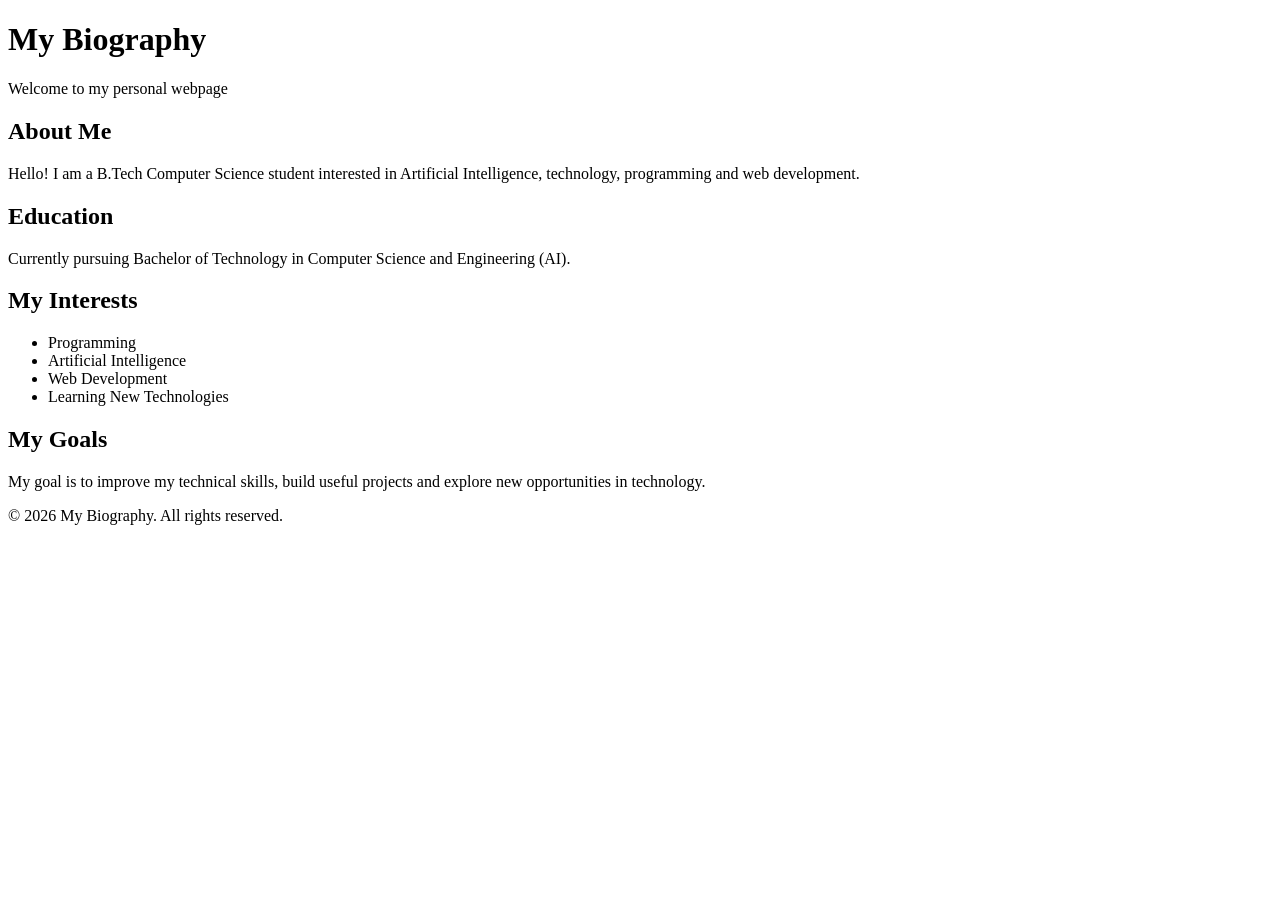
<file: Module-2-HTML-CSS/P5-Semantic-Bio-Page/index.html>
<!DOCTYPE html>
<html lang="en">
<head>
    <meta charset="UTF-8">
    <meta name="viewport" content="width=device-width, initial-scale=1.0">
    <title>My Biography</title>
</head>

<body>

    <header>
        <h1>My Biography</h1>
        <p>Welcome to my personal webpage</p>
    </header>

    <main>

        <section>
            <h2>About Me</h2>
            <p>
                Hello! I am a B.Tech Computer Science
                student interested in Artificial Intelligence,
                technology, programming and web development.
            </p>
        </section>

        <section>
            <h2>Education</h2>
            <p>
                Currently pursuing Bachelor of Technology
                in Computer Science and Engineering (AI).
            </p>
        </section>

        <section>
            <h2>My Interests</h2>
            <ul>
                <li>Programming</li>
                <li>Artificial Intelligence</li>
                <li>Web Development</li>
                <li>Learning New Technologies</li>
            </ul>
        </section>

        <section>
            <h2>My Goals</h2>
            <p>
                My goal is to improve my technical skills,
                build useful projects and explore new
                opportunities in technology.
            </p>
        </section>

    </main>

    <footer>
        <p>&copy; 2026 My Biography. All rights reserved.</p>
    </footer>

</body>
</html>
</file>
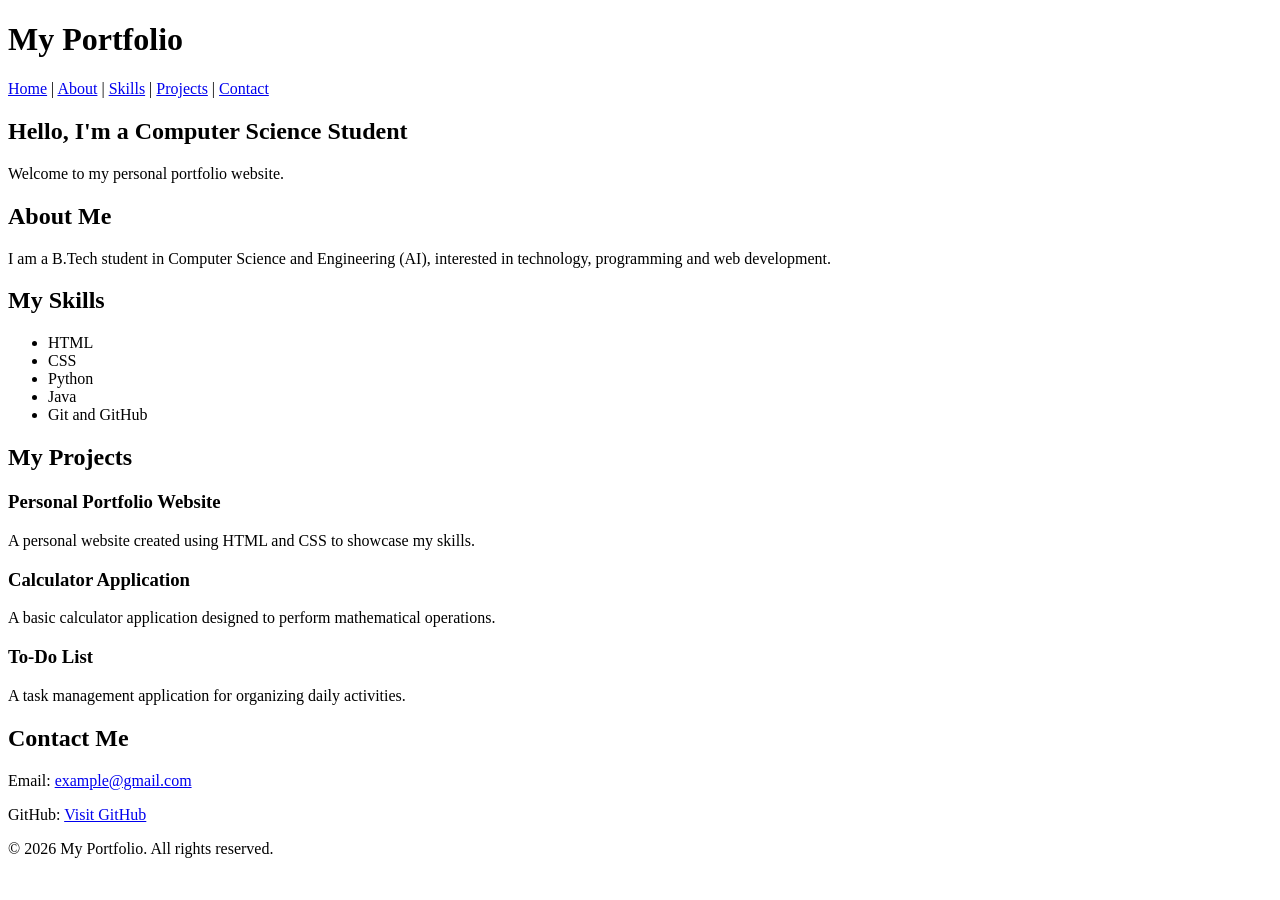
<file: Module-2-HTML-CSS/P6-Portfolio-Structure/index.html>
<!DOCTYPE html>
<html lang="en">

<head>
    <meta charset="UTF-8">
    <meta name="viewport" content="width=device-width, initial-scale=1.0">
    <title>My Portfolio</title>
</head>

<body>

    <!-- Header Section -->
    <header>
        <h1>My Portfolio</h1>

        <nav>
            <a href="#home">Home</a> |
            <a href="#about">About</a> |
            <a href="#skills">Skills</a> |
            <a href="#projects">Projects</a> |
            <a href="#contact">Contact</a>
        </nav>
    </header>

    <!-- Main Content -->
    <main>

        <!-- Home Section -->
        <section id="home">
            <h2>Hello, I'm a Computer Science Student</h2>
            <p>Welcome to my personal portfolio website.</p>
        </section>

        <!-- About Section -->
        <section id="about">
            <h2>About Me</h2>
            <p>
                I am a B.Tech student in Computer Science
                and Engineering (AI), interested in
                technology, programming and web development.
            </p>
        </section>

        <!-- Skills Section -->
        <section id="skills">
            <h2>My Skills</h2>

            <ul>
                <li>HTML</li>
                <li>CSS</li>
                <li>Python</li>
                <li>Java</li>
                <li>Git and GitHub</li>
            </ul>
        </section>

        <!-- Projects Section -->
        <section id="projects">
            <h2>My Projects</h2>

            <article>
                <h3>Personal Portfolio Website</h3>
                <p>
                    A personal website created using
                    HTML and CSS to showcase my skills.
                </p>
            </article>

            <article>
                <h3>Calculator Application</h3>
                <p>
                    A basic calculator application
                    designed to perform mathematical operations.
                </p>
            </article>

            <article>
                <h3>To-Do List</h3>
                <p>
                    A task management application
                    for organizing daily activities.
                </p>
            </article>
        </section>

        <!-- Contact Section -->
        <section id="contact">
            <h2>Contact Me</h2>

            <p>Email:
                <a href="mailto:example@gmail.com">
                    example@gmail.com
                </a>
            </p>

            <p>
                GitHub:
                <a href="https://github.com/">
                    Visit GitHub
                </a>
            </p>
        </section>

    </main>

    <!-- Footer Section -->
    <footer>
        <p>&copy; 2026 My Portfolio. All rights reserved.</p>
    </footer>

</body>
</html>
</file>
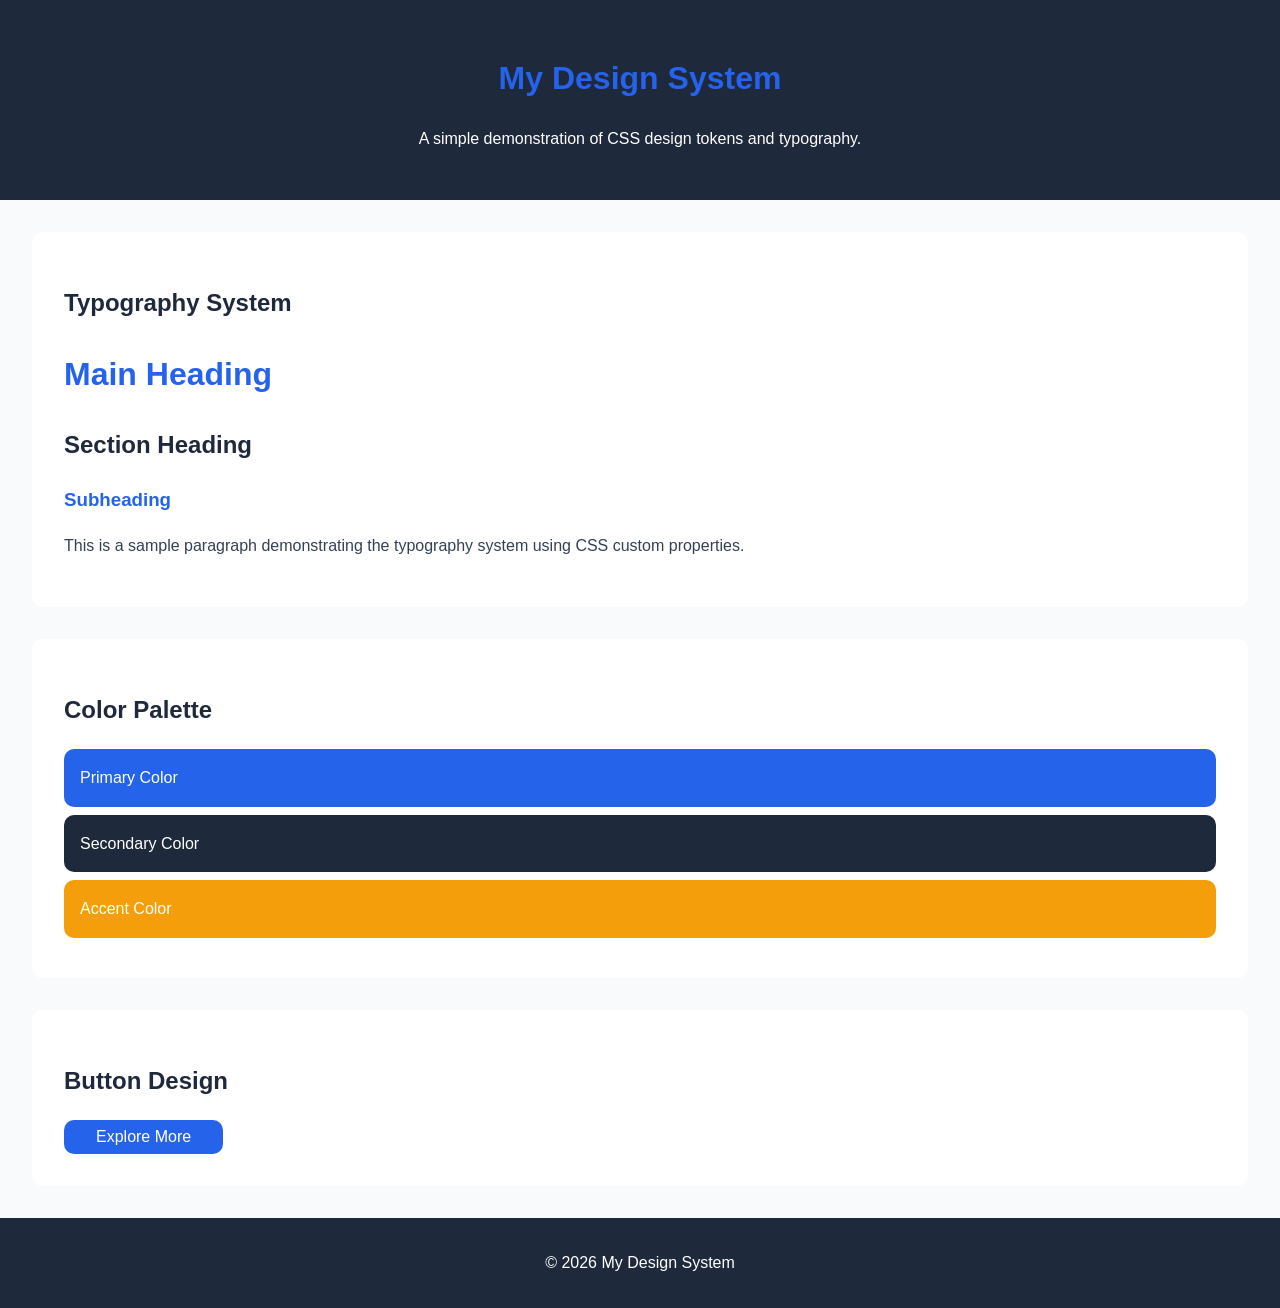
<file: Module-2-HTML-CSS/P7-Design-Tokens/index.html>
<!DOCTYPE html>
<html lang="en">

<head>
    <meta charset="UTF-8">
    <meta name="viewport" content="width=device-width, initial-scale=1.0">
    <title>Design Tokens and Typography</title>
    <link rel="stylesheet" href="style.css">
</head>

<body>

    <header>
        <h1>My Design System</h1>
        <p>A simple demonstration of CSS design tokens and typography.</p>
    </header>

    <main>

        <section class="container">
            <h2>Typography System</h2>

            <h1>Main Heading</h1>
            <h2>Section Heading</h2>
            <h3>Subheading</h3>

            <p>
                This is a sample paragraph demonstrating
                the typography system using CSS custom properties.
            </p>
        </section>

        <section class="container">
            <h2>Color Palette</h2>

            <div class="color-box primary">Primary Color</div>
            <div class="color-box secondary">Secondary Color</div>
            <div class="color-box accent">Accent Color</div>
        </section>

        <section class="container">
            <h2>Button Design</h2>
            <button class="btn">Explore More</button>
        </section>

    </main>

    <footer>
        <p>&copy; 2026 My Design System</p>
    </footer>

</body>
</html>
</file>
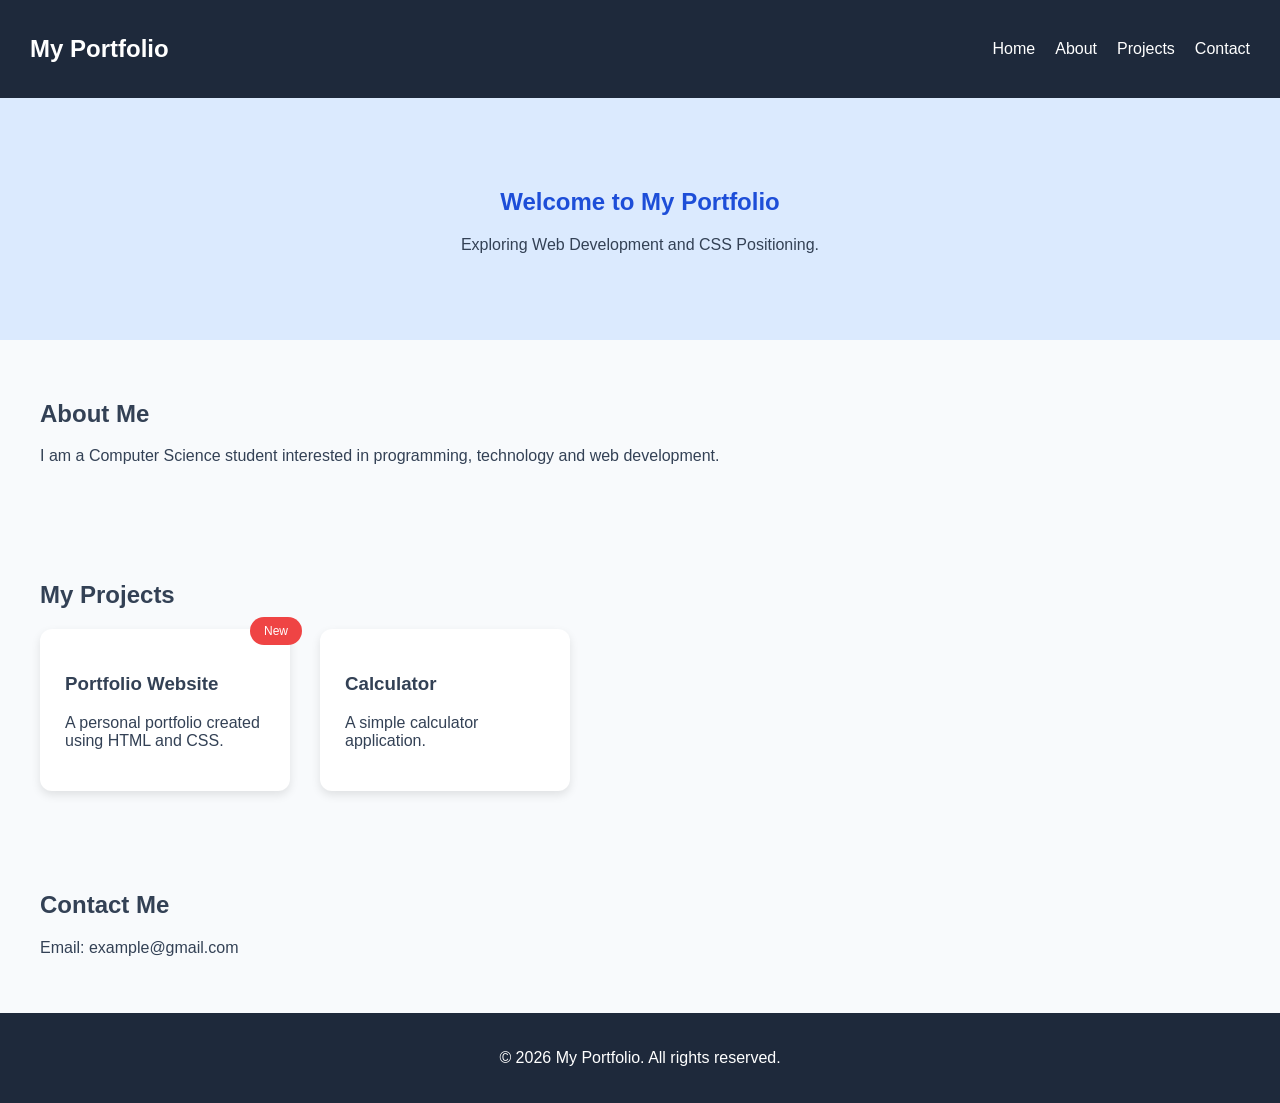
<file: Module-2-HTML-CSS/P8-Sticky-Navbar/index.html>
<!DOCTYPE html>
<html lang="en">

<head>
    <meta charset="UTF-8">
    <meta name="viewport" content="width=device-width, initial-scale=1.0">
    <title>Sticky Navbar and Card Overlay</title>
    <link rel="stylesheet" href="style.css">
</head>

<body>

    <!-- Navigation Bar -->
    <nav class="navbar">
        <h2>My Portfolio</h2>

        <div class="nav-links">
            <a href="#home">Home</a>
            <a href="#about">About</a>
            <a href="#projects">Projects</a>
            <a href="#contact">Contact</a>
        </div>
    </nav>

    <!-- Main Content -->
    <main>

        <section id="home" class="hero">
            <h1>Welcome to My Portfolio</h1>
            <p>Exploring Web Development and CSS Positioning.</p>
        </section>

        <section id="about" class="section">
            <h2>About Me</h2>
            <p>
                I am a Computer Science student interested
                in programming, technology and web development.
            </p>
        </section>

        <!-- Project Card -->
        <section id="projects" class="section">
            <h2>My Projects</h2>

            <div class="card-container">

                <article class="card">
                    <span class="badge">New</span>
                    <h3>Portfolio Website</h3>
                    <p>
                        A personal portfolio created using
                        HTML and CSS.
                    </p>
                </article>

                <article class="card">
                    <h3>Calculator</h3>
                    <p>
                        A simple calculator application.
                    </p>
                </article>

            </div>
        </section>

        <section id="contact" class="section">
            <h2>Contact Me</h2>
            <p>Email: example@gmail.com</p>
        </section>

    </main>

    <!-- Footer -->
    <footer>
        <p>&copy; 2026 My Portfolio. All rights reserved.</p>
    </footer>

</body>
</html>
</file>
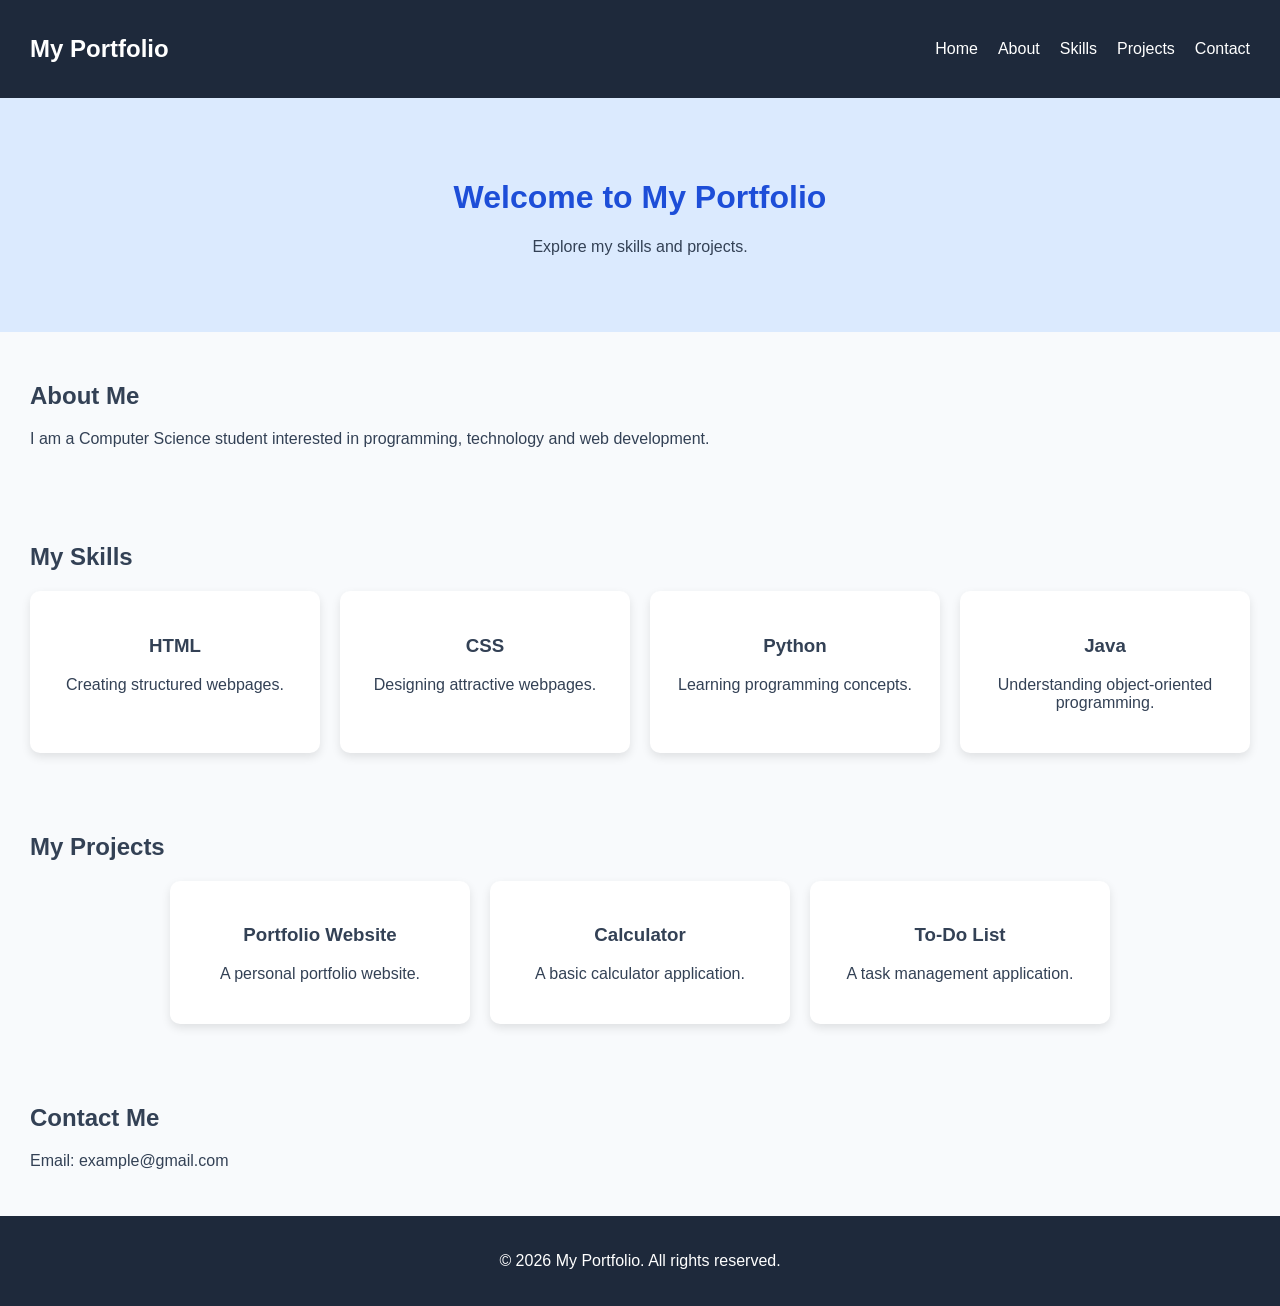
<file: Module-2-HTML-CSS/P9-Responsive-Flexbox/index.html>
<!DOCTYPE html>
<html lang="en">

<head>
    <meta charset="UTF-8">
    <meta name="viewport" content="width=device-width, initial-scale=1.0">
    <title>Responsive Navbar and Card Grid</title>
    <link rel="stylesheet" href="style.css">
</head>

<body>

    <!-- Navigation Bar -->
    <nav class="navbar">

        <h2>My Portfolio</h2>

        <div class="nav-links">
            <a href="#home">Home</a>
            <a href="#about">About</a>
            <a href="#skills">Skills</a>
            <a href="#projects">Projects</a>
            <a href="#contact">Contact</a>
        </div>

    </nav>

    <!-- Hero Section -->
    <header id="home" class="hero">
        <h1>Welcome to My Portfolio</h1>
        <p>Explore my skills and projects.</p>
    </header>

    <main>

        <!-- About Section -->
        <section id="about">
            <h2>About Me</h2>
            <p>
                I am a Computer Science student interested
                in programming, technology and web development.
            </p>
        </section>

        <!-- Skills Section -->
        <section id="skills">
            <h2>My Skills</h2>

            <div class="card-container">

                <article class="card">
                    <h3>HTML</h3>
                    <p>Creating structured webpages.</p>
                </article>

                <article class="card">
                    <h3>CSS</h3>
                    <p>Designing attractive webpages.</p>
                </article>

                <article class="card">
                    <h3>Python</h3>
                    <p>Learning programming concepts.</p>
                </article>

                <article class="card">
                    <h3>Java</h3>
                    <p>Understanding object-oriented programming.</p>
                </article>

            </div>
        </section>

        <!-- Projects Section -->
        <section id="projects">
            <h2>My Projects</h2>

            <div class="card-container">

                <article class="card">
                    <h3>Portfolio Website</h3>
                    <p>A personal portfolio website.</p>
                </article>

                <article class="card">
                    <h3>Calculator</h3>
                    <p>A basic calculator application.</p>
                </article>

                <article class="card">
                    <h3>To-Do List</h3>
                    <p>A task management application.</p>
                </article>

            </div>
        </section>

        <!-- Contact Section -->
        <section id="contact">
            <h2>Contact Me</h2>
            <p>Email: example@gmail.com</p>
        </section>

    </main>

    <!-- Footer -->
    <footer>
        <p>&copy; 2026 My Portfolio. All rights reserved.</p>
    </footer>

</body>
</html>
</file>
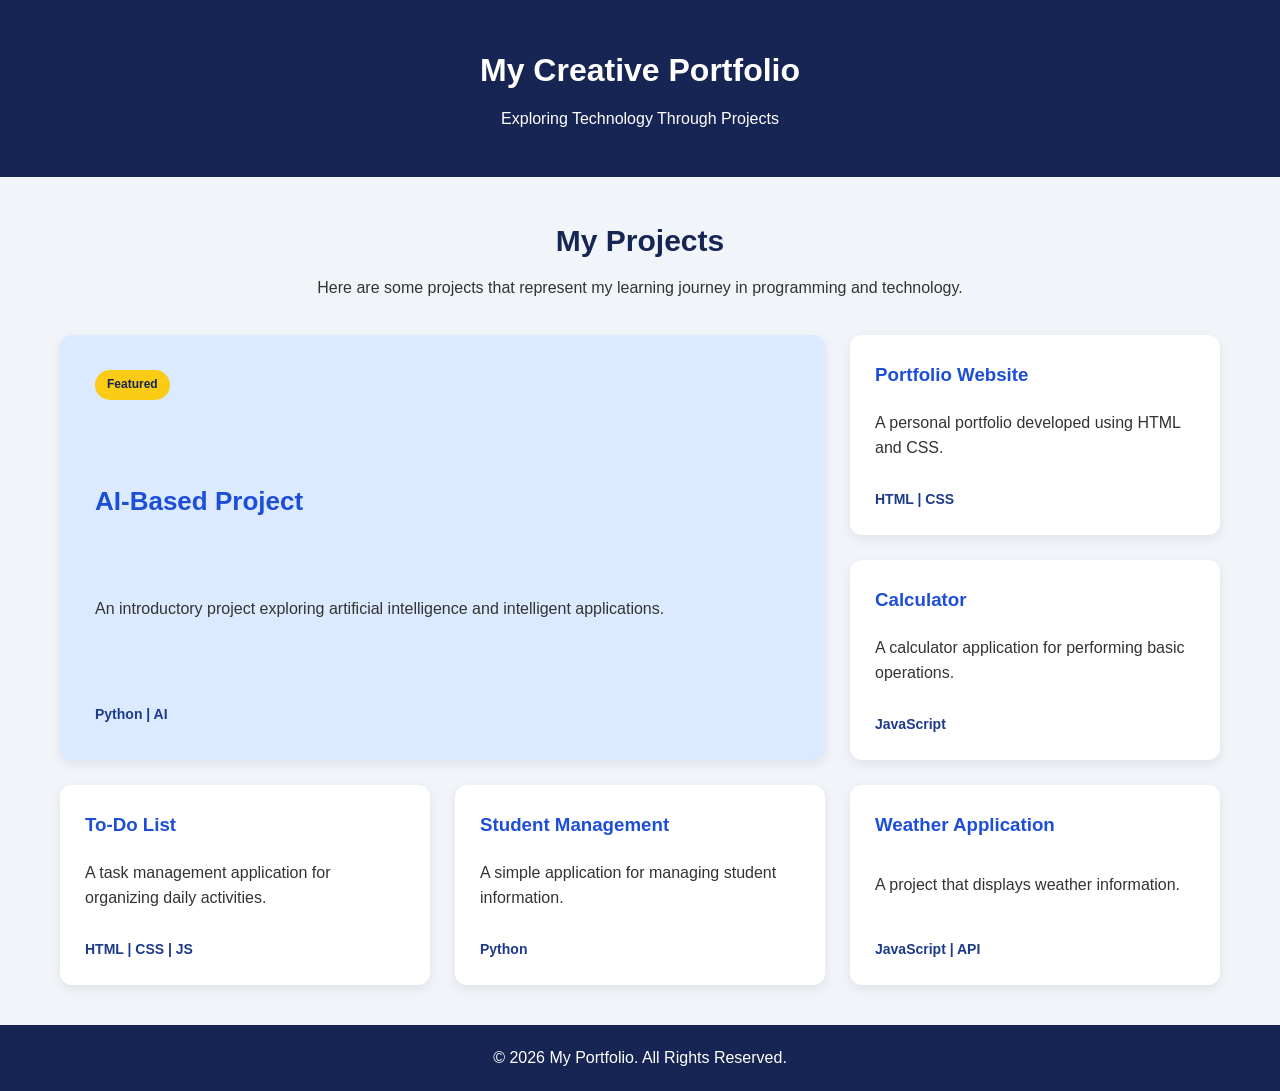
<file: Module-3-CSS layouts/P-12 Projects Grid/index.html>
<!DOCTYPE html>
<html lang="en">
<head>
    <meta charset="UTF-8">
    <meta name="viewport" content="width=device-width, initial-scale=1.0">
    <title>My Projects Portfolio</title>
    <link rel="stylesheet" href="style.css">
</head>
<body>

    <header class="header">
        <h1>My Creative Portfolio</h1>
        <p>Exploring Technology Through Projects</p>
    </header>

    <main class="container">

        <section class="intro">
            <h2>My Projects</h2>
            <p>
                Here are some projects that represent my learning
                journey in programming and technology.
            </p>
        </section>

        <section class="projects-grid">

            <article class="project featured">
                <span class="tag">Featured</span>
                <h3>AI-Based Project</h3>
                <p>
                    An introductory project exploring artificial
                    intelligence and intelligent applications.
                </p>
                <span class="technology">Python | AI</span>
            </article>

            <article class="project">
                <h3>Portfolio Website</h3>
                <p>A personal portfolio developed using HTML and CSS.</p>
                <span class="technology">HTML | CSS</span>
            </article>

            <article class="project">
                <h3>Calculator</h3>
                <p>A calculator application for performing basic operations.</p>
                <span class="technology">JavaScript</span>
            </article>

            <article class="project">
                <h3>To-Do List</h3>
                <p>A task management application for organizing daily activities.</p>
                <span class="technology">HTML | CSS | JS</span>
            </article>

            <article class="project">
                <h3>Student Management</h3>
                <p>A simple application for managing student information.</p>
                <span class="technology">Python</span>
            </article>

            <article class="project">
                <h3>Weather Application</h3>
                <p>A project that displays weather information.</p>
                <span class="technology">JavaScript | API</span>
            </article>

        </section>

    </main>

    <footer class="footer">
        <p>&copy; 2026 My Portfolio. All Rights Reserved.</p>
    </footer>

</body>
</html>
</file>
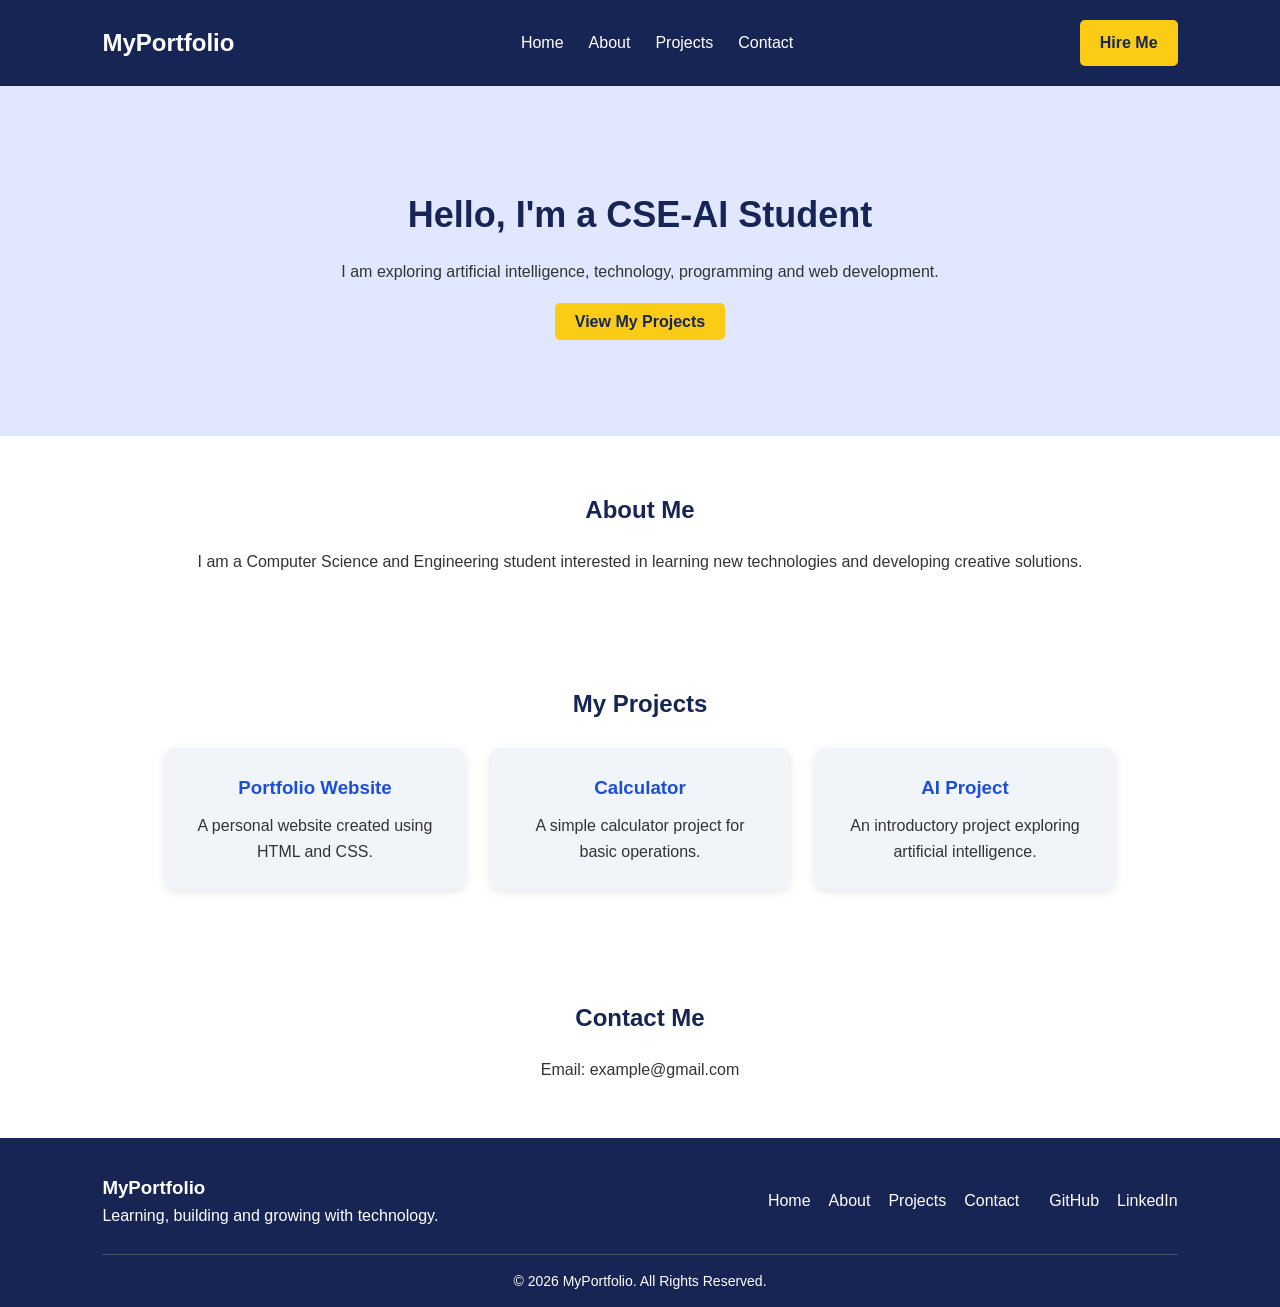
<file: Module-3-CSS layouts/P10-Advanced Flexbox/index.html>
<!DOCTYPE html>
<html lang="en">
<head>
    <meta charset="UTF-8">
    <meta name="viewport" content="width=device-width, initial-scale=1.0">
    <title>Portfolio - Advanced Flexbox</title>
    <link rel="stylesheet" href="style.css">
</head>
<body>

    <header class="header">
        <div class="logo">MyPortfolio</div>

        <nav class="navbar">
            <a href="#home">Home</a>
            <a href="#about">About</a>
            <a href="#projects">Projects</a>
            <a href="#contact">Contact</a>
        </nav>

        <a href="#contact" class="header-button">Hire Me</a>
    </header>

    <main>
        <section id="home" class="hero">
            <div class="hero-content">
                <h1>Hello, I'm a CSE-AI Student</h1>
                <p>
                    I am exploring artificial intelligence, technology,
                    programming and web development.
                </p>
                <a href="#projects" class="button">View My Projects</a>
            </div>
        </section>

        <section id="about" class="section">
            <h2>About Me</h2>
            <p>
                I am a Computer Science and Engineering student interested
                in learning new technologies and developing creative solutions.
            </p>
        </section>

        <section id="projects" class="section">
            <h2>My Projects</h2>

            <div class="project-container">
                <article class="project-card">
                    <h3>Portfolio Website</h3>
                    <p>A personal website created using HTML and CSS.</p>
                </article>

                <article class="project-card">
                    <h3>Calculator</h3>
                    <p>A simple calculator project for basic operations.</p>
                </article>

                <article class="project-card">
                    <h3>AI Project</h3>
                    <p>An introductory project exploring artificial intelligence.</p>
                </article>
            </div>
        </section>

        <section id="contact" class="section">
            <h2>Contact Me</h2>
            <p>Email: example@gmail.com</p>
        </section>
    </main>

    <footer class="footer">
        <div class="footer-content">
            <div class="footer-brand">
                <h3>MyPortfolio</h3>
                <p>Learning, building and growing with technology.</p>
            </div>

            <div class="footer-links">
                <a href="#home">Home</a>
                <a href="#about">About</a>
                <a href="#projects">Projects</a>
                <a href="#contact">Contact</a>
            </div>

            <div class="social-links">
                <a href="https://github.com/">GitHub</a>
                <a href="https://www.linkedin.com/">LinkedIn</a>
            </div>
        </div>

        <p class="copyright">
            &copy; 2026 MyPortfolio. All Rights Reserved.
        </p>
    </footer>

</body>
</html>
</file>
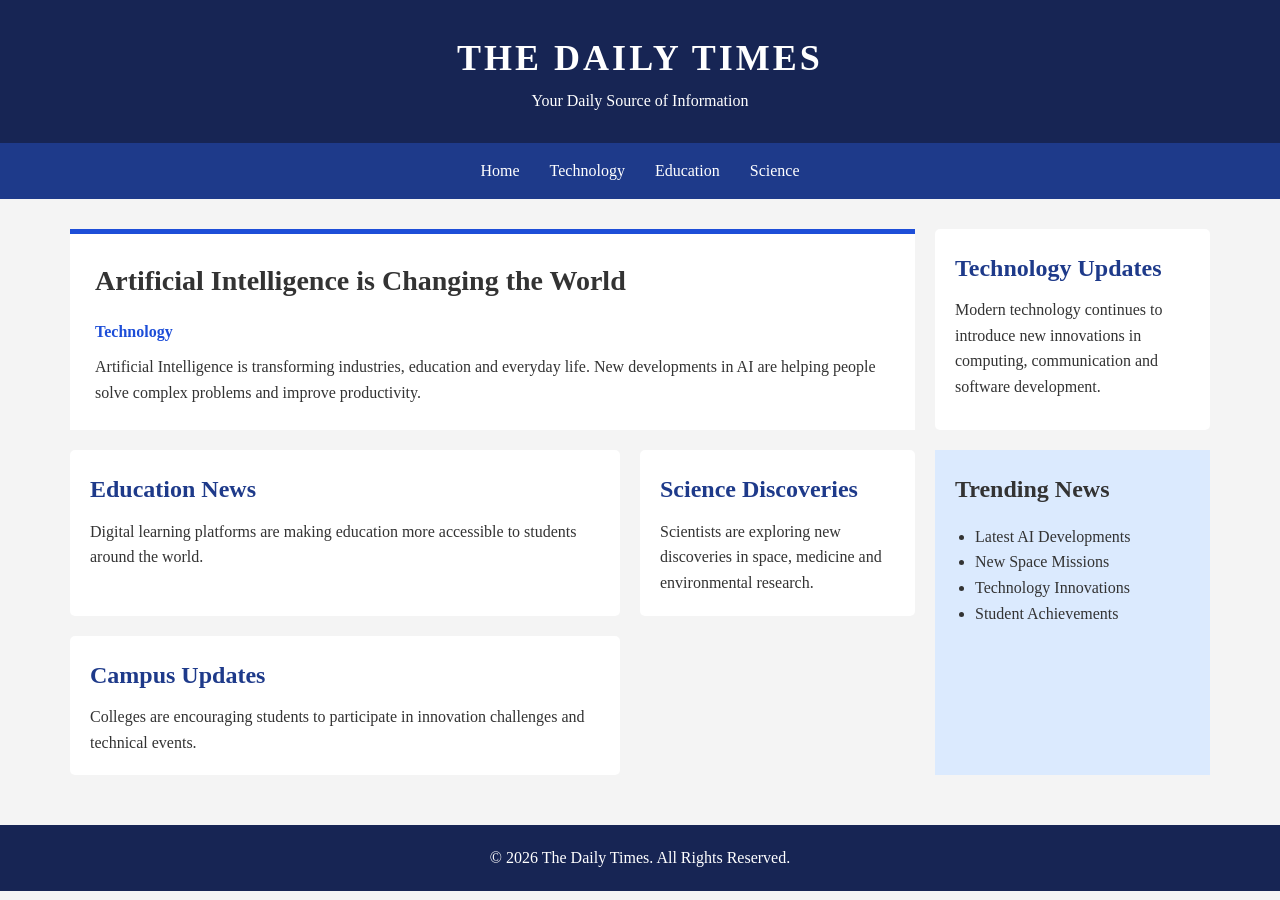
<file: Module-3-CSS layouts/P11-Newspaper Grid/index.html>
<!DOCTYPE html>
<html lang="en">
<head>
    <meta charset="UTF-8">
    <meta name="viewport" content="width=device-width, initial-scale=1.0">
    <title>Daily Times - Newspaper</title>
    <link rel="stylesheet" href="style.css">
</head>
<body>

    <header class="header">
        <h1>THE DAILY TIMES</h1>
        <p>Your Daily Source of Information</p>
    </header>

    <nav class="navbar">
        <a href="#home">Home</a>
        <a href="#technology">Technology</a>
        <a href="#education">Education</a>
        <a href="#science">Science</a>
    </nav>

    <main class="newspaper-grid">

        <article class="main-news">
            <h2>Artificial Intelligence is Changing the World</h2>
            <p class="category">Technology</p>
            <p>
                Artificial Intelligence is transforming industries,
                education and everyday life. New developments in AI
                are helping people solve complex problems and improve
                productivity.
            </p>
        </article>

        <article class="news-card" id="technology">
            <h2>Technology Updates</h2>
            <p>
                Modern technology continues to introduce new innovations
                in computing, communication and software development.
            </p>
        </article>

        <article class="news-card" id="education">
            <h2>Education News</h2>
            <p>
                Digital learning platforms are making education
                more accessible to students around the world.
            </p>
        </article>

        <article class="news-card" id="science">
            <h2>Science Discoveries</h2>
            <p>
                Scientists are exploring new discoveries in space,
                medicine and environmental research.
            </p>
        </article>

        <article class="news-card">
            <h2>Campus Updates</h2>
            <p>
                Colleges are encouraging students to participate
                in innovation challenges and technical events.
            </p>
        </article>

        <aside class="sidebar">
            <h2>Trending News</h2>
            <ul>
                <li>Latest AI Developments</li>
                <li>New Space Missions</li>
                <li>Technology Innovations</li>
                <li>Student Achievements</li>
            </ul>
        </aside>

    </main>

    <footer class="footer">
        <p>&copy; 2026 The Daily Times. All Rights Reserved.</p>
    </footer>

</body>
</html>
</file>
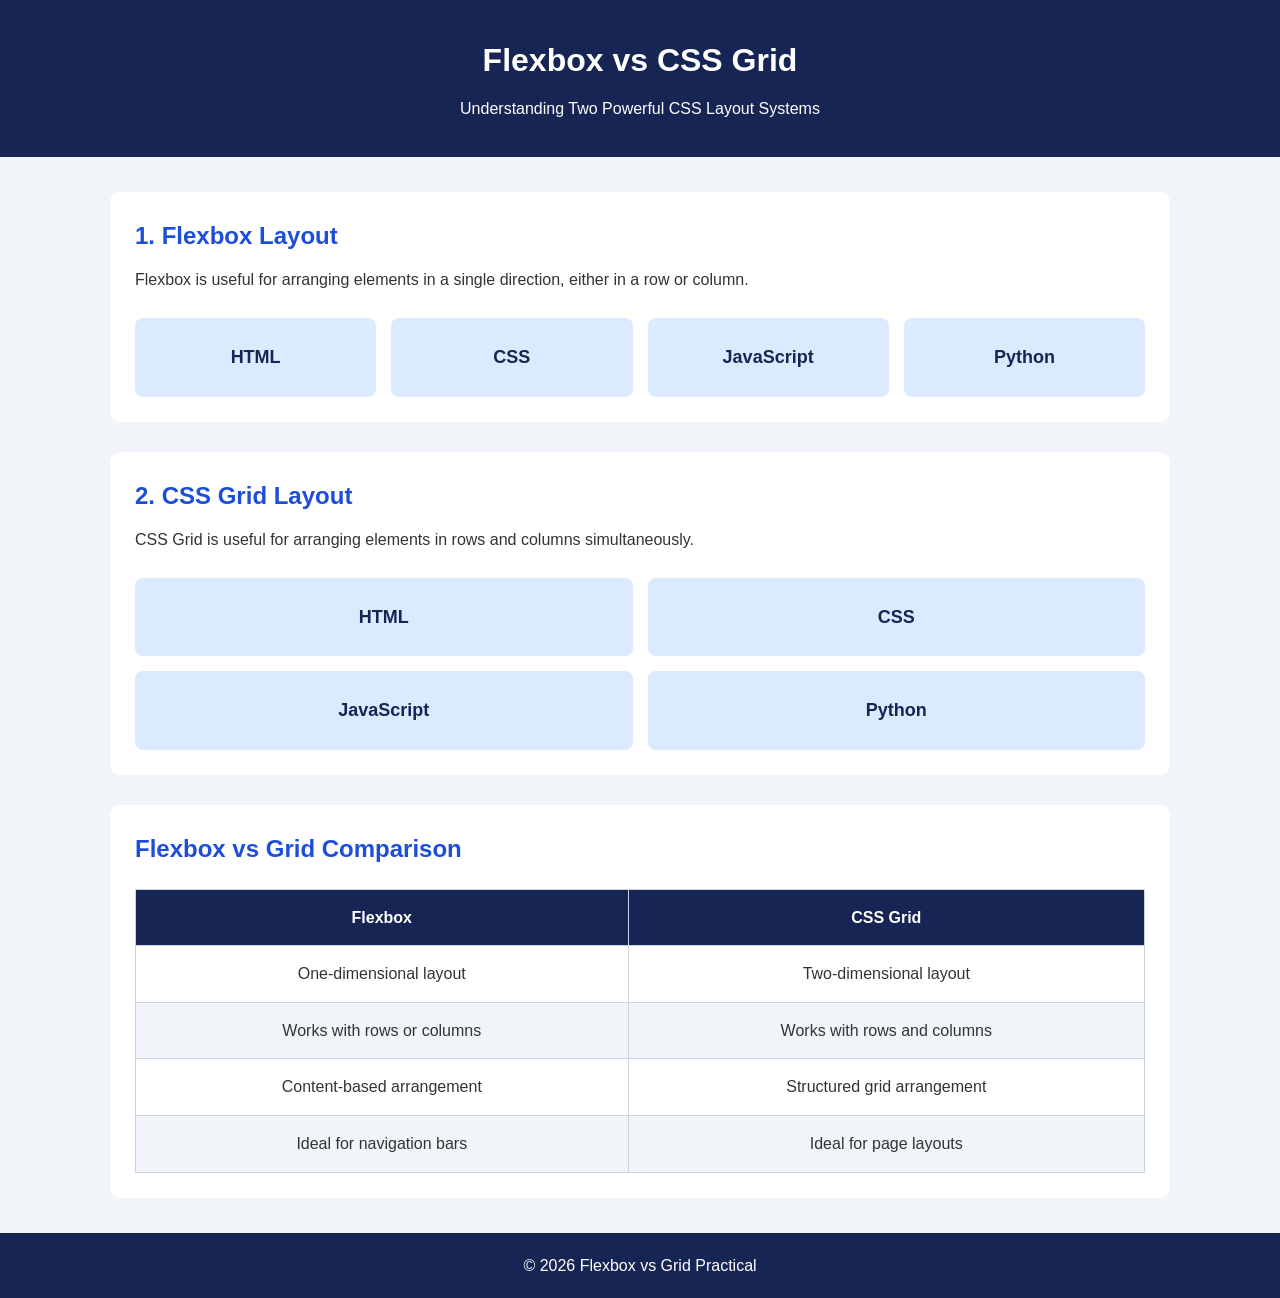
<file: Module-3-CSS layouts/P13 Flexbox vs Grid/index.html>
<!DOCTYPE html>
<html lang="en">
<head>
    <meta charset="UTF-8">
    <meta name="viewport" content="width=device-width, initial-scale=1.0">
    <title>Flexbox vs CSS Grid</title>
    <link rel="stylesheet" href="style.css">
</head>
<body>

    <header class="header">
        <h1>Flexbox vs CSS Grid</h1>
        <p>Understanding Two Powerful CSS Layout Systems</p>
    </header>

    <main class="container">

        <!-- Flexbox Section -->
        <section class="layout-section">
            <h2>1. Flexbox Layout</h2>
            <p>
                Flexbox is useful for arranging elements in a
                single direction, either in a row or column.
            </p>

            <div class="flex-container">
                <div class="card">HTML</div>
                <div class="card">CSS</div>
                <div class="card">JavaScript</div>
                <div class="card">Python</div>
            </div>
        </section>

        <!-- Grid Section -->
        <section class="layout-section">
            <h2>2. CSS Grid Layout</h2>
            <p>
                CSS Grid is useful for arranging elements in
                rows and columns simultaneously.
            </p>

            <div class="grid-container">
                <div class="card">HTML</div>
                <div class="card">CSS</div>
                <div class="card">JavaScript</div>
                <div class="card">Python</div>
            </div>
        </section>

        <!-- Comparison Table -->
        <section class="comparison">
            <h2>Flexbox vs Grid Comparison</h2>

            <table>
                <thead>
                    <tr>
                        <th>Flexbox</th>
                        <th>CSS Grid</th>
                    </tr>
                </thead>

                <tbody>
                    <tr>
                        <td>One-dimensional layout</td>
                        <td>Two-dimensional layout</td>
                    </tr>

                    <tr>
                        <td>Works with rows or columns</td>
                        <td>Works with rows and columns</td>
                    </tr>

                    <tr>
                        <td>Content-based arrangement</td>
                        <td>Structured grid arrangement</td>
                    </tr>

                    <tr>
                        <td>Ideal for navigation bars</td>
                        <td>Ideal for page layouts</td>
                    </tr>
                </tbody>
            </table>
        </section>

    </main>

    <footer class="footer">
        <p>&copy; 2026 Flexbox vs Grid Practical</p>
    </footer>

</body>
</html>
</file>
<file: Module-2-HTML-CSS/P7-Design-Tokens/style.css>
/* CSS Design Tokens */

:root {
    /* Colors */
    --primary-color: #2563eb;
    --secondary-color: #1e293b;
    --accent-color: #f59e0b;
    --background-color: #f8fafc;
    --text-color: #334155;
    --white: #ffffff;

    /* Typography */
    --font-family: Arial, sans-serif;
    --heading-size: 32px;
    --subheading-size: 24px;
    --body-size: 16px;

    /* Spacing */
    --spacing-small: 8px;
    --spacing-medium: 16px;
    --spacing-large: 32px;

    /* Border Radius */
    --border-radius: 10px;
}

/* Global Styles */

* {
    box-sizing: border-box;
}

body {
    margin: 0;
    font-family: var(--font-family);
    background-color: var(--background-color);
    color: var(--text-color);
    font-size: var(--body-size);
    line-height: 1.6;
}

/* Header */

header {
    background-color: var(--secondary-color);
    color: var(--white);
    text-align: center;
    padding: var(--spacing-large);
}

/* Typography */

h1 {
    font-size: var(--heading-size);
    color: var(--primary-color);
}

h2 {
    font-size: var(--subheading-size);
    color: var(--secondary-color);
}

h3 {
    color: var(--primary-color);
}

p {
    font-size: var(--body-size);
}

/* Container */

.container {
    background-color: var(--white);
    margin: var(--spacing-large);
    padding: var(--spacing-large);
    border-radius: var(--border-radius);
}

/* Color Palette */

.color-box {
    padding: var(--spacing-medium);
    margin: var(--spacing-small) 0;
    border-radius: var(--border-radius);
    color: var(--white);
}

.primary {
    background-color: var(--primary-color);
}

.secondary {
    background-color: var(--secondary-color);
}

.accent {
    background-color: var(--accent-color);
}

/* Button */

.btn {
    background-color: var(--primary-color);
    color: var(--white);
    padding: var(--spacing-small) var(--spacing-large);
    border: none;
    border-radius: var(--border-radius);
    cursor: pointer;
    font-size: var(--body-size);
}

.btn:hover {
    background-color: var(--secondary-color);
}

/* Footer */

footer {
    background-color: var(--secondary-color);
    color: var(--white);
    text-align: center;
    padding: var(--spacing-medium);
}
</file>
<file: Module-2-HTML-CSS/P8-Sticky-Navbar/style.css>
/* Global Styles */

* {
    box-sizing: border-box;
}

html {
    scroll-behavior: smooth;
}

body {
    margin: 0;
    font-family: Arial, sans-serif;
    background-color: #f8fafc;
    color: #334155;
}

/* Sticky Navigation Bar */

.navbar {
    position: sticky;
    top: 0;
    z-index: 100;

    display: flex;
    justify-content: space-between;
    align-items: center;

    background-color: #1e293b;
    color: white;
    padding: 15px 30px;
}

.nav-links {
    display: flex;
    gap: 20px;
}

.nav-links a {
    color: white;
    text-decoration: none;
}

.nav-links a:hover {
    color: #60a5fa;
}

/* Hero Section */

.hero {
    text-align: center;
    background-color: #dbeafe;
    padding: 70px 20px;
}

.hero h1 {
    color: #1d4ed8;
}

/* General Sections */

.section {
    padding: 40px;
    scroll-margin-top: 80px;
}

/* Card Container */

.card-container {
    display: flex;
    flex-wrap: wrap;
    gap: 30px;
    margin-top: 20px;
}

/* Project Cards */

.card {
    position: relative;
    width: 250px;
    background-color: white;
    padding: 25px;
    border-radius: 12px;
    box-shadow: 0 4px 10px rgba(0, 0, 0, 0.1);
}

/* Card Overlay Badge */

.badge {
    position: absolute;
    top: -12px;
    right: -12px;

    background-color: #ef4444;
    color: white;

    padding: 7px 14px;
    border-radius: 20px;
    font-size: 12px;
}

/* Footer */

footer {
    background-color: #1e293b;
    color: white;
    text-align: center;
    padding: 20px;
}

/* Responsive Design */

@media (max-width: 600px) {

    .navbar {
        flex-direction: column;
        gap: 15px;
    }

    .nav-links {
        flex-wrap: wrap;
        justify-content: center;
    }

    .section {
        padding: 25px;
    }

    .card {
        width: 100%;
    }
}
</file>
<file: Module-2-HTML-CSS/P9-Responsive-Flexbox/style.css>
/* Global Styles */

* {
    box-sizing: border-box;
}

html {
    scroll-behavior: smooth;
}

body {
    margin: 0;
    font-family: Arial, sans-serif;
    background-color: #f8fafc;
    color: #334155;
}

/* Navigation Bar */

.navbar {
    display: flex;
    justify-content: space-between;
    align-items: center;

    background-color: #1e293b;
    color: white;
    padding: 15px 30px;
}

.nav-links {
    display: flex;
    gap: 20px;
}

.nav-links a {
    color: white;
    text-decoration: none;
}

.nav-links a:hover {
    color: #60a5fa;
}

/* Hero Section */

.hero {
    text-align: center;
    background-color: #dbeafe;
    padding: 60px 20px;
}

.hero h1 {
    color: #1d4ed8;
}

/* Main Sections */

section {
    padding: 30px;
}

/* Flexbox Card Container */

.card-container {
    display: flex;
    flex-wrap: wrap;
    justify-content: center;
    gap: 20px;
    margin-top: 20px;
}

/* Cards */

.card {
    background-color: white;
    padding: 25px;
    flex: 1 1 200px;
    max-width: 300px;
    border-radius: 10px;
    box-shadow: 0 4px 10px rgba(0, 0, 0, 0.1);
    text-align: center;
}

.card:hover {
    transform: translateY(-5px);
    transition: 0.3s;
}

/* Footer */

footer {
    background-color: #1e293b;
    color: white;
    text-align: center;
    padding: 20px;
}

/* Responsive Design */

@media (max-width: 600px) {

    .navbar {
        flex-direction: column;
        gap: 15px;
    }

    .nav-links {
        flex-direction: column;
        align-items: center;
        gap: 12px;
    }

    section {
        padding: 20px;
    }

    .card {
        flex-basis: 100%;
        max-width: 100%;
    }
}
</file>
<file: Module-3-CSS layouts/P-12 Projects Grid/style.css>
* {
    margin: 0;
    padding: 0;
    box-sizing: border-box;
}

body {
    font-family: Arial, sans-serif;
    background-color: #f1f5f9;
    color: #333;
    line-height: 1.6;
}

/* Header */
.header {
    text-align: center;
    padding: 45px 20px;
    background-color: #172554;
    color: white;
}

.header h1 {
    font-size: 32px;
    margin-bottom: 10px;
}

/* Main Container */
.container {
    max-width: 1200px;
    margin: auto;
    padding: 40px 20px;
}

.intro {
    text-align: center;
    margin-bottom: 35px;
}

.intro h2 {
    color: #172554;
    font-size: 30px;
    margin-bottom: 10px;
}

/* Advanced CSS Grid */
.projects-grid {
    display: grid;
    grid-template-columns: repeat(3, 1fr);
    grid-auto-rows: minmax(200px, auto);
    gap: 25px;
}

/* Project Cards */
.project {
    position: relative;
    background-color: white;
    padding: 25px;
    border-radius: 12px;
    box-shadow: 0 4px 12px rgba(0, 0, 0, 0.08);
    display: flex;
    flex-direction: column;
    justify-content: space-between;
    transition: transform 0.3s ease;
}

.project:hover {
    transform: translateY(-6px);
}

.project h3 {
    color: #1d4ed8;
    margin-bottom: 12px;
}

.technology {
    display: inline-block;
    margin-top: 20px;
    color: #1e3a8a;
    font-weight: bold;
    font-size: 14px;
}

/* Featured Project */
.featured {
    grid-column: span 2;
    grid-row: span 2;
    background-color: #dbeafe;
    padding: 35px;
}

.featured h3 {
    font-size: 26px;
}

.tag {
    background-color: #facc15;
    color: #172554;
    padding: 5px 12px;
    border-radius: 20px;
    font-size: 12px;
    font-weight: bold;
    align-self: flex-start;
    margin-bottom: 20px;
}

/* Footer */
.footer {
    text-align: center;
    padding: 20px;
    background-color: #172554;
    color: white;
}

/* Responsive Design */
@media (max-width: 800px) {
    .projects-grid {
        grid-template-columns: repeat(2, 1fr);
    }

    .featured {
        grid-column: span 2;
        grid-row: span 1;
    }
}

@media (max-width: 550px) {
    .projects-grid {
        grid-template-columns: 1fr;
    }

    .featured {
        grid-column: span 1;
        grid-row: span 1;
    }

    .header h1 {
        font-size: 25px;
    }
}
</file>
<file: Module-3-CSS layouts/P10-Advanced Flexbox/style.css>
* {
    margin: 0;
    padding: 0;
    box-sizing: border-box;
}

html {
    scroll-behavior: smooth;
}

body {
    font-family: Arial, sans-serif;
    line-height: 1.6;
    color: #333;
    min-height: 100vh;
    display: flex;
    flex-direction: column;
}

/* Header using Flexbox */
.header {
    display: flex;
    justify-content: space-between;
    align-items: center;
    flex-wrap: wrap;
    gap: 20px;
    padding: 20px 8%;
    background-color: #172554;
    color: white;
}

.logo {
    font-size: 24px;
    font-weight: bold;
}

.navbar {
    display: flex;
    justify-content: center;
    align-items: center;
    flex-wrap: wrap;
    gap: 25px;
}

.navbar a,
.footer a {
    color: white;
    text-decoration: none;
}

.navbar a:hover,
.footer a:hover {
    color: #facc15;
}

.header-button,
.button {
    background-color: #facc15;
    color: #172554;
    padding: 10px 20px;
    border-radius: 5px;
    text-decoration: none;
    font-weight: bold;
}

/* Main content */
main {
    flex: 1;
}

.hero {
    min-height: 350px;
    background-color: #e0e7ff;
    display: flex;
    justify-content: center;
    align-items: center;
    text-align: center;
    padding: 50px 20px;
}

.hero-content {
    max-width: 650px;
}

.hero h1 {
    font-size: 36px;
    color: #172554;
    margin-bottom: 15px;
}

.hero p {
    margin-bottom: 25px;
}

.section {
    padding: 55px 8%;
    text-align: center;
}

.section h2 {
    color: #172554;
    margin-bottom: 20px;
}

/* Project cards */
.project-container {
    display: flex;
    justify-content: center;
    align-items: stretch;
    flex-wrap: wrap;
    gap: 25px;
    margin-top: 25px;
}

.project-card {
    flex: 1 1 220px;
    max-width: 300px;
    padding: 25px;
    background-color: #f1f5f9;
    border-radius: 10px;
    box-shadow: 0 3px 10px rgba(0, 0, 0, 0.1);
}

.project-card h3 {
    color: #1d4ed8;
    margin-bottom: 10px;
}

/* Footer using Flexbox */
.footer {
    background-color: #172554;
    color: white;
    padding: 35px 8% 15px;
}

.footer-content {
    display: flex;
    justify-content: space-between;
    align-items: center;
    flex-wrap: wrap;
    gap: 30px;
}

.footer-brand {
    flex: 1 1 200px;
}

.footer-links,
.social-links {
    display: flex;
    flex-wrap: wrap;
    gap: 18px;
}

.copyright {
    text-align: center;
    border-top: 1px solid #475569;
    margin-top: 25px;
    padding-top: 15px;
    font-size: 14px;
}

/* Responsive design */
@media (max-width: 650px) {
    .header {
        flex-direction: column;
        text-align: center;
    }

    .navbar {
        flex-direction: column;
        gap: 12px;
    }

    .footer-content {
        flex-direction: column;
        text-align: center;
    }

    .footer-links,
    .social-links {
        justify-content: center;
    }

    .hero h1 {
        font-size: 28px;
    }
}
</file>
<file: Module-3-CSS layouts/P11-Newspaper Grid/style.css>
* {
    margin: 0;
    padding: 0;
    box-sizing: border-box;
}

body {
    font-family: Georgia, serif;
    background-color: #f4f4f4;
    color: #333;
    line-height: 1.6;
}

/* Header */
.header {
    text-align: center;
    background-color: #172554;
    color: white;
    padding: 30px;
}

.header h1 {
    font-size: 36px;
    letter-spacing: 3px;
}

/* Navigation */
.navbar {
    display: flex;
    justify-content: center;
    flex-wrap: wrap;
    gap: 30px;
    background-color: #1e3a8a;
    padding: 15px;
}

.navbar a {
    color: white;
    text-decoration: none;
}

.navbar a:hover {
    color: #facc15;
}

/* Newspaper Grid */
.newspaper-grid {
    display: grid;
    grid-template-columns: 2fr 1fr 1fr;
    gap: 20px;
    padding: 30px;
    max-width: 1200px;
    margin: auto;
}

.main-news {
    grid-column: span 2;
    background-color: white;
    padding: 25px;
    border-top: 5px solid #1d4ed8;
}

.main-news h2 {
    font-size: 28px;
    margin-bottom: 15px;
}

.category {
    color: #1d4ed8;
    font-weight: bold;
    margin-bottom: 10px;
}

.news-card {
    background-color: white;
    padding: 20px;
    border-radius: 5px;
}

.news-card h2 {
    color: #1e3a8a;
    margin-bottom: 10px;
}

.sidebar {
    grid-column: 3;
    grid-row: 2 / span 2;
    background-color: #dbeafe;
    padding: 20px;
}

.sidebar h2 {
    margin-bottom: 15px;
}

.sidebar ul {
    padding-left: 20px;
}

/* Footer */
.footer {
    text-align: center;
    background-color: #172554;
    color: white;
    padding: 20px;
    margin-top: 20px;
}

/* Responsive Layout */
@media (max-width: 768px) {
    .newspaper-grid {
        grid-template-columns: 1fr 1fr;
    }

    .main-news {
        grid-column: span 2;
    }

    .sidebar {
        grid-column: span 2;
        grid-row: auto;
    }
}

@media (max-width: 500px) {
    .newspaper-grid {
        grid-template-columns: 1fr;
        padding: 15px;
    }

    .main-news,
    .sidebar {
        grid-column: span 1;
    }

    .header h1 {
        font-size: 25px;
    }
}
</file>
<file: Module-3-CSS layouts/P13 Flexbox vs Grid/style.css>
* {
    margin: 0;
    padding: 0;
    box-sizing: border-box;
}

body {
    font-family: Arial, sans-serif;
    background-color: #f1f5f9;
    color: #333;
    line-height: 1.6;
}

/* Header */
.header {
    background-color: #172554;
    color: white;
    text-align: center;
    padding: 35px 20px;
}

.header h1 {
    font-size: 32px;
    margin-bottom: 10px;
}

/* Main Container */
.container {
    max-width: 1100px;
    margin: auto;
    padding: 35px 20px;
}

.layout-section {
    background-color: white;
    padding: 25px;
    margin-bottom: 30px;
    border-radius: 10px;
}

.layout-section h2,
.comparison h2 {
    color: #1d4ed8;
    margin-bottom: 12px;
}

/* Flexbox Layout */
.flex-container {
    display: flex;
    flex-direction: row;
    justify-content: space-around;
    align-items: center;
    flex-wrap: wrap;
    gap: 15px;
    margin-top: 25px;
}

/* Grid Layout */
.grid-container {
    display: grid;
    grid-template-columns: repeat(2, 1fr);
    gap: 15px;
    margin-top: 25px;
}

/* Shared Cards */
.card {
    background-color: #dbeafe;
    color: #172554;
    padding: 25px;
    text-align: center;
    font-size: 18px;
    font-weight: bold;
    border-radius: 8px;
    flex: 1 1 150px;
}

/* Comparison Table */
.comparison {
    background-color: white;
    padding: 25px;
    border-radius: 10px;
}

table {
    width: 100%;
    border-collapse: collapse;
    margin-top: 20px;
}

th {
    background-color: #172554;
    color: white;
}

th, td {
    border: 1px solid #cbd5e1;
    padding: 15px;
    text-align: center;
}

tr:nth-child(even) {
    background-color: #f1f5f9;
}

/* Footer */
.footer {
    background-color: #172554;
    color: white;
    text-align: center;
    padding: 20px;
}

/* Responsive Design */
@media (max-width: 600px) {
    .header h1 {
        font-size: 25px;
    }

    .grid-container {
        grid-template-columns: 1fr;
    }

    .flex-container {
        flex-direction: column;
    }

    .card {
        width: 100%;
    }

    th, td {
        padding: 10px 5px;
        font-size: 13px;
    }
}
</file>
